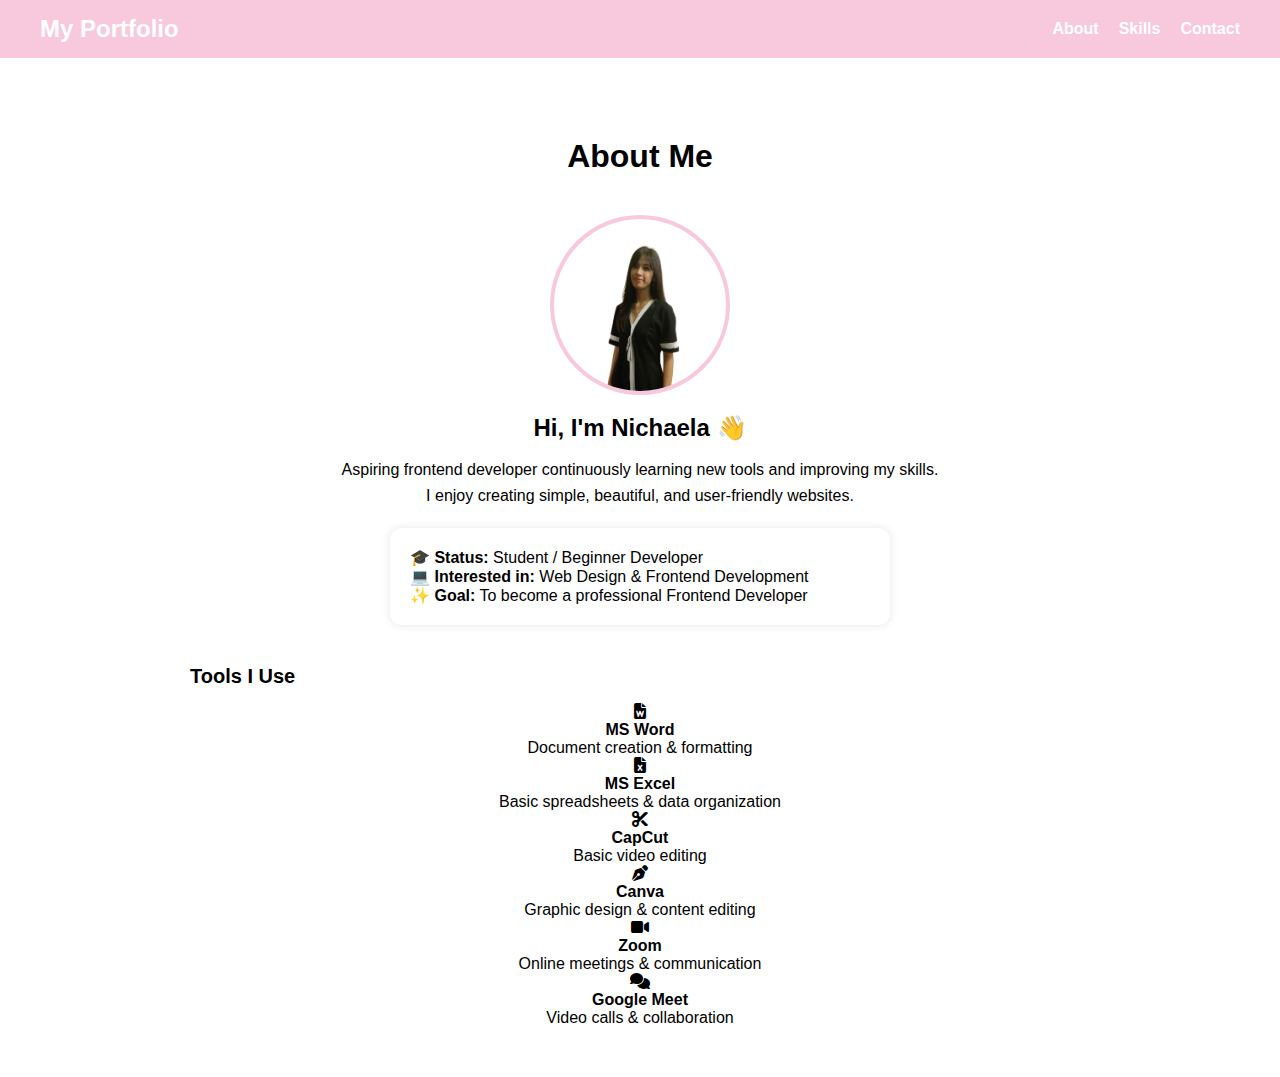
<file: about.html>
<!DOCTYPE html><!DOCTYPE html>
<html lang="en">
<head>
  <meta charset="UTF-8" />
  <meta name="viewport" content="width=device-width, initial-scale=1.0" />
  <title>About Me</title>
  <link rel="stylesheet" href="https://cdnjs.cloudflare.com/ajax/libs/font-awesome/6.5.0/css/all.min.css">
  <link rel="stylesheet" href="style.css" />
</head>
<body>

  <header>
    <nav class="navbar">
       <h2 class="logo">
        <a href="index.html">My Portfolio</a>
      </h2>
      <ul class="nav-links">
        <li><a href="about.html">About</a></li>
        <li><a href="skills.html">Skills</a></li>
        <li><a href="contact.html">Contact</a></li>
      </ul>
    </nav>
  </header>

  <section class="section">
    <h2>About Me</h2>

    <img src="na.png" alt="Nichaela Photo" class="about-pic">

    <h3 class="about-name">Hi, I'm Nichaela 👋</h3>

    <p class="about-text">
      Aspiring frontend developer continuously learning new tools and improving my skills.
      I enjoy creating simple, beautiful, and user-friendly websites.
    </p>

    <div class="about-box">
      <p><b>🎓 Status:</b> Student / Beginner Developer</p>
      <p><b>💻 Interested in:</b> Web Design & Frontend Development</p>
      <p><b>✨ Goal:</b> To become a professional Frontend Developer</p>
    </div>

    <h3 class="skills-heading">Tools I Use</h3>

<div class="tools-grid">
  <div class="tool-card">
    <i class="fa-solid fa-file-word"></i>
    <h4>MS Word</h4>
    <p>Document creation & formatting</p>
  </div>

  <div class="tool-card">
    <i class="fa-solid fa-file-excel"></i>
    <h4>MS Excel</h4>
    <p>Basic spreadsheets & data organization</p>
  </div>

  <div class="tool-card">
    <i class="fa-solid fa-scissors"></i>
    <h4>CapCut</h4>
    <p>Basic video editing</p>
  </div>

  <div class="tool-card">
    <i class="fa-solid fa-pen-nib"></i>
    <h4>Canva</h4>
    <p>Graphic design & content editing</p>
  </div>

  <div class="tool-card">
    <i class="fa-solid fa-video"></i>
    <h4>Zoom</h4>
    <p>Online meetings & communication</p>
  </div>

  <div class="tool-card">
    <i class="fa-solid fa-comments"></i>
    <h4>Google Meet</h4>
    <p>Video calls & collaboration</p>
  </div>
</div>


  </section>

</body>
</html>
</file>
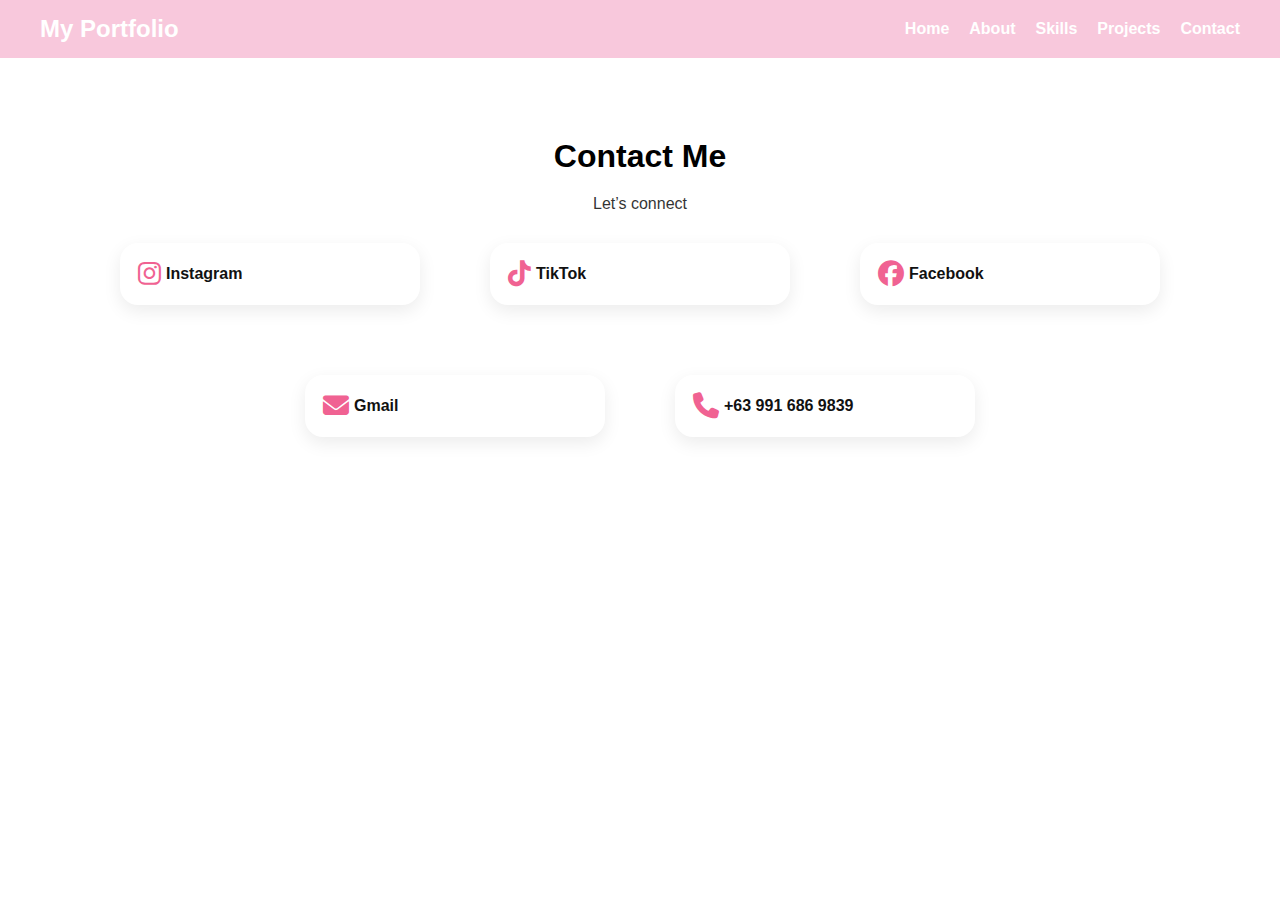
<file: contact.html>
<!DOCTYPE html>
<html lang="en">
<head>
  <meta charset="UTF-8" />
  <meta name="viewport" content="width=device-width, initial-scale=1.0" />
  <title>Contact Me</title>
  <link rel="stylesheet" href="style.css" />

  <link rel="stylesheet" href="https://cdnjs.cloudflare.com/ajax/libs/font-awesome/6.5.0/css/all.min.css">
</head>
<body>

  <!-- Navbar -->
  <header>
    <nav class="navbar">
       <h2 class="logo">
        <a href="index.html">My Portfolio</a>
      </h2>
      <ul class="nav-links">
        <li><a href="index.html">Home</a></li>
        <li><a href="about.html">About</a></li>
        <li><a href="skills.html">Skills</a></li>
        <li><a href="projects.html">Projects</a></li>
        <li><a href="contact.html">Contact</a></li>
      </ul>
    </nav>
  </header>

  <!-- Contact Section -->
  <section class="section">
    <h2>Contact Me</h2>
    <p class="contact-subtitle">Let’s connect </p>

    <div class="contact-icons">

      <a href="https://instagram.com/" target="_blank" class="contact-link">
        <i class="fa-brands fa-instagram"></i>
        <span>Instagram</span>
      </a>

      <a href="https://tiktok.com/" target="_blank" class="contact-link">
        <i class="fa-brands fa-tiktok"></i>
        <span>TikTok</span>
      </a>

      <a href="https://facebook.com/" target="_blank" class="contact-link">
        <i class="fa-brands fa-facebook"></i>
        <span>Facebook</span>
      </a>

      <a href="espinonics72@gmail.com" class="contact-link">
        <i class="fa-solid fa-envelope"></i>
        <span>Gmail</span>
      </a>

      <a href="tel:+" class="contact-link">
  <i class="fa-solid fa-phone"></i>
  <span>+63 991 686 9839</span>
</a>


    </div>
  </section>

</body>
</html>
</file>
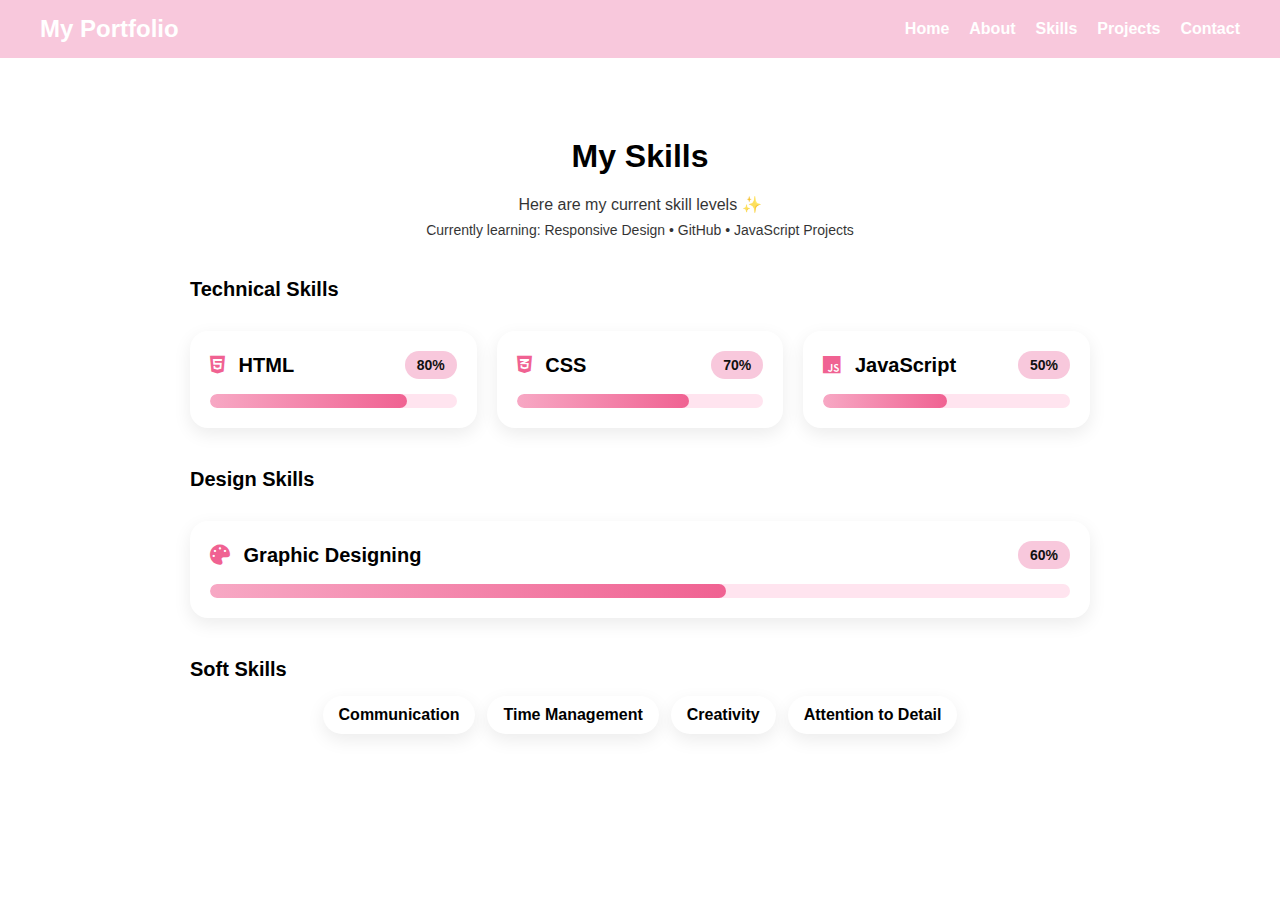
<file: skills.html>
<!DOCTYPE html>
<html lang="en">
<head>
  <meta charset="UTF-8" />
  <meta name="viewport" content="width=device-width, initial-scale=1.0" />
  <title>My Skills</title>
  <link rel="stylesheet" href="https://cdnjs.cloudflare.com/ajax/libs/font-awesome/6.5.0/css/all.min.css">
  <link rel="stylesheet" href="style.css" />
</head>
<body>

  <header>
    <nav class="navbar">
       <h2 class="logo">
        <a href="index.html">My Portfolio</a>
      </h2>
      <ul class="nav-links">
        <li><a href="index.html">Home</a></li>
        <li><a href="about.html">About</a></li>
        <li><a href="skills.html">Skills</a></li>
        <li><a href="projects.html">Projects</a></li>
        <li><a href="contact.html">Contact</a></li>
      </ul>
    </nav>
  </header>
<section class="section">
  <h2>My Skills</h2>
  <p class="skills-subtitle">Here are my current skill levels ✨</p>
  <p class="skills-note">Currently learning: Responsive Design • GitHub • JavaScript Projects</p>

  <h3 class="skills-heading">Technical Skills</h3>
  <div class="skills-grid">

    <div class="skill-card">
      <div class="skill-top">
        <h3><i class="fa-brands fa-html5"></i> HTML</h3>
        <span class="skill-percent">80%</span>
      </div>
      <div class="progress">
        <div class="progress-fill html"></div>
      </div>
    </div>

    <div class="skill-card">
      <div class="skill-top">
        <h3><i class="fa-brands fa-css3-alt"></i> CSS</h3>
        <span class="skill-percent">70%</span>
      </div>
      <div class="progress">
        <div class="progress-fill css"></div>
      </div>
    </div>

    <div class="skill-card">
      <div class="skill-top">
        <h3><i class="fa-brands fa-js"></i> JavaScript</h3>
        <span class="skill-percent">50%</span>
      </div>
      <div class="progress">
        <div class="progress-fill js"></div>
      </div>
    </div>

  </div>

  <h3 class="skills-heading">Design Skills</h3>
  <div class="skills-grid">

    <div class="skill-card">
      <div class="skill-top">
        <h3><i class="fa-solid fa-palette"></i> Graphic Designing</h3>
        <span class="skill-percent">60%</span>
      </div>
      <div class="progress">
        <div class="progress-fill gd"></div>
      </div>
    </div>

  </div>

  <h3 class="skills-heading">Soft Skills</h3>
  <div class="soft-skills">
    <span class="soft-skill">Communication</span>
    <span class="soft-skill">Time Management</span>
    <span class="soft-skill">Creativity</span>
    <span class="soft-skill">Attention to Detail</span>
  </div>
</section>


</body>
</html>
</file>
<file: style.css>
* {
  margin: 0;
  padding: 0;
  box-sizing: border-box;
  font-family: Arial, sans-serif;
}

body {
  background: pastelpink;
  color: pastelpink;
}

header {
  background: #f8c8dc;
  padding: 15px 40px;
  position: sticky;
  top: 0;
}

.navbar {
  display: flex;
  justify-content: space-between;
  align-items: center;
}

.logo {
  color: white;
}

.nav-links {
  list-style: none;
  display: flex;
  gap: 20px;
}

.nav-links a {
  text-decoration: none;
  color: white;
  font-weight: bold;
}

.nav-links a:hover {
  color: #00c3ff;
}


.home {
  height: 90vh;
  display: flex;
  flex-direction: column;
  justify-content: center;
  align-items: center;
  text-align: center;
  background: linear-gradient(to right, #f8c8dc, #f7a8c4);
  color: white;
  padding: 20px;
}

.home h1 {
  font-size: 45px;
}

.home span {
  color: white;
}

.home p {
  margin: 10px 0;
  font-size: 18px;
}

.btn {
  display: inline-block;
  margin-top: 15px;
  padding: 10px 20px;
  background: white;
  color: #f06292;
  border-radius: 5px;
  text-decoration: none;
  font-weight: bold;
}

.btn:hover {
  background: pink;
  color: black;
}


.section {
  padding: 50px 20px;
  text-align: center;
  padding-top: 80px;
  justify-content: center;
}

.section h2 {
  font-size: 32px;
  margin-bottom: 20px;
}


.skills-note {
  margin-top: 8px;
  font-size: 14px;
  opacity: 0.8;
}

.skills-heading {
  margin-top: 40px;
  margin-bottom: 15px;
  font-size: 20px;
  text-align: left;
  max-width: 900px;
  margin-left: auto;
  margin-right: auto;
}

.skill-top i {
  margin-right: 8px;
  color: #f06292;
}

.soft-skills {
  max-width: 900px;
  margin: 15px auto 0;
  display: flex;
  justify-content: center;
  flex-wrap: wrap;
  gap: 12px;
}

.soft-skill {
  background: white;
  padding: 10px 16px;
  border-radius: 20px;
  box-shadow: 0 6px 18px rgba(0,0,0,0.08);
  font-weight: bold;
}



.projects {
  display: flex;
  justify-content: center;
  flex-wrap: wrap;
  gap: 20px;
}

.project-card {
  background: white;
  padding: 20px;
  width: 250px;
  border-radius: 10px;
  box-shadow: 0 0 10px rgba(0,0,0,0.1);
}

.project-card h3 {
  margin-bottom: 10px;
}

html {
  scroll-behavior: smooth;
  scroll-padding-top: 80px; /* adjust if needed */
}

.page {
  display: none;
}

.profile-pic {
  width: 180px;
  height: 180px;
  border-radius: 50%;
  object-fit: cover;
  border: 4px solid #f8c8dc;
  margin-top: 20px;
}

footer {
  background: #111;
  color: white;
  text-align: center;
  padding: 15px;
  margin-top: 20px;
}

.about-name {
  margin-top: 15px;
  font-size: 24px;
}

.about-text {
  max-width: 600px;
  margin: 15px auto;
  font-size: 16px;
  line-height: 1.6;
}

.about-box {
  background: white;
  max-width: 500px;
  margin: 20px auto;
  padding: 20px;
  border-radius: 12px;
  box-shadow: 0 0 10px rgba(0,0,0,0.1);
  text-align: left;
}

.about-buttons {
  margin-top: 20px;
  display: flex;
  justify-content: center;
  gap: 15px;
  flex-wrap: wrap;
}
.about-pic {
  width: 180px;
  height: 180px;
  border-radius: 50%;
  object-fit: cover;
  border: 4px solid #f8c8dc;
  margin-top: 20px;
}

.skills-subtitle {
  margin-top: 10px;
  font-size: 16px;
  opacity: 0.8;
}

.skills-grid {
  max-width: 900px;
  margin: 30px auto;
  display: grid;
  grid-template-columns: repeat(auto-fit, minmax(250px, 1fr));
  gap: 20px;
}

.skill-card {
  background: white;
  padding: 20px;
  border-radius: 18px;
  box-shadow: 0 6px 18px rgba(0,0,0,0.08);
  transition: transform 0.2s ease;
}

.skill-card:hover {
  transform: translateY(-5px);
}

.skill-top {
  display: flex;
  justify-content: space-between;
  align-items: center;
  margin-bottom: 15px;
}

.skill-top h3 {
  font-size: 20px;
}

.skill-percent {
  background: #f8c8dc;
  padding: 6px 12px;
  border-radius: 20px;
  font-weight: bold;
  font-size: 14px;
  color: #111;
}

.progress {
  width: 100%;
  height: 14px;
  background: #ffe4ef;
  border-radius: 20px;
  overflow: hidden;
}

.progress-fill {
  height: 100%;
  border-radius: 20px;
  background: linear-gradient(to right, #f7a8c4, #f06292);
  width: 0%;
  animation: fillBar 1.5s ease forwards;
}

.progress-fill.html { width: 80%; }
.progress-fill.css  { width: 70%; }
.progress-fill.js   { width: 50%; }
.progress-fill.gd   { width: 60%; }

@keyframes fillBar {
  from { width: 0%; }
}


.contact-subtitle {
  margin-top: 10px;
  font-size: 16px;
  opacity: 0.8;
}

.contact-icons {
  margin-top: 30px;
  display: flex;
  justify-content: center;
  flex-wrap: wrap;
  gap: 70px;
}

.contact-link {
  text-align: center;
  background: white;
  width: 300px;
  padding: 18px;
  border-radius: 18px;
  text-decoration: none;
  color: #111;
  display: flex;
  align-items: center;
  gap: 5px;
  box-shadow: 0 6px 18px rgba(0,0,0,0.08);
  transition: transform 0.2s ease;
  font-weight: bold;
}

.contact-link i {
  font-size: 26px;
  color: #f06292;
}

.contact-link:hover {
  transform: translateY(-5px);
}

.logo a {
  text-decoration: none;
  color: white;
  font-weight: bold;
}
</file>
